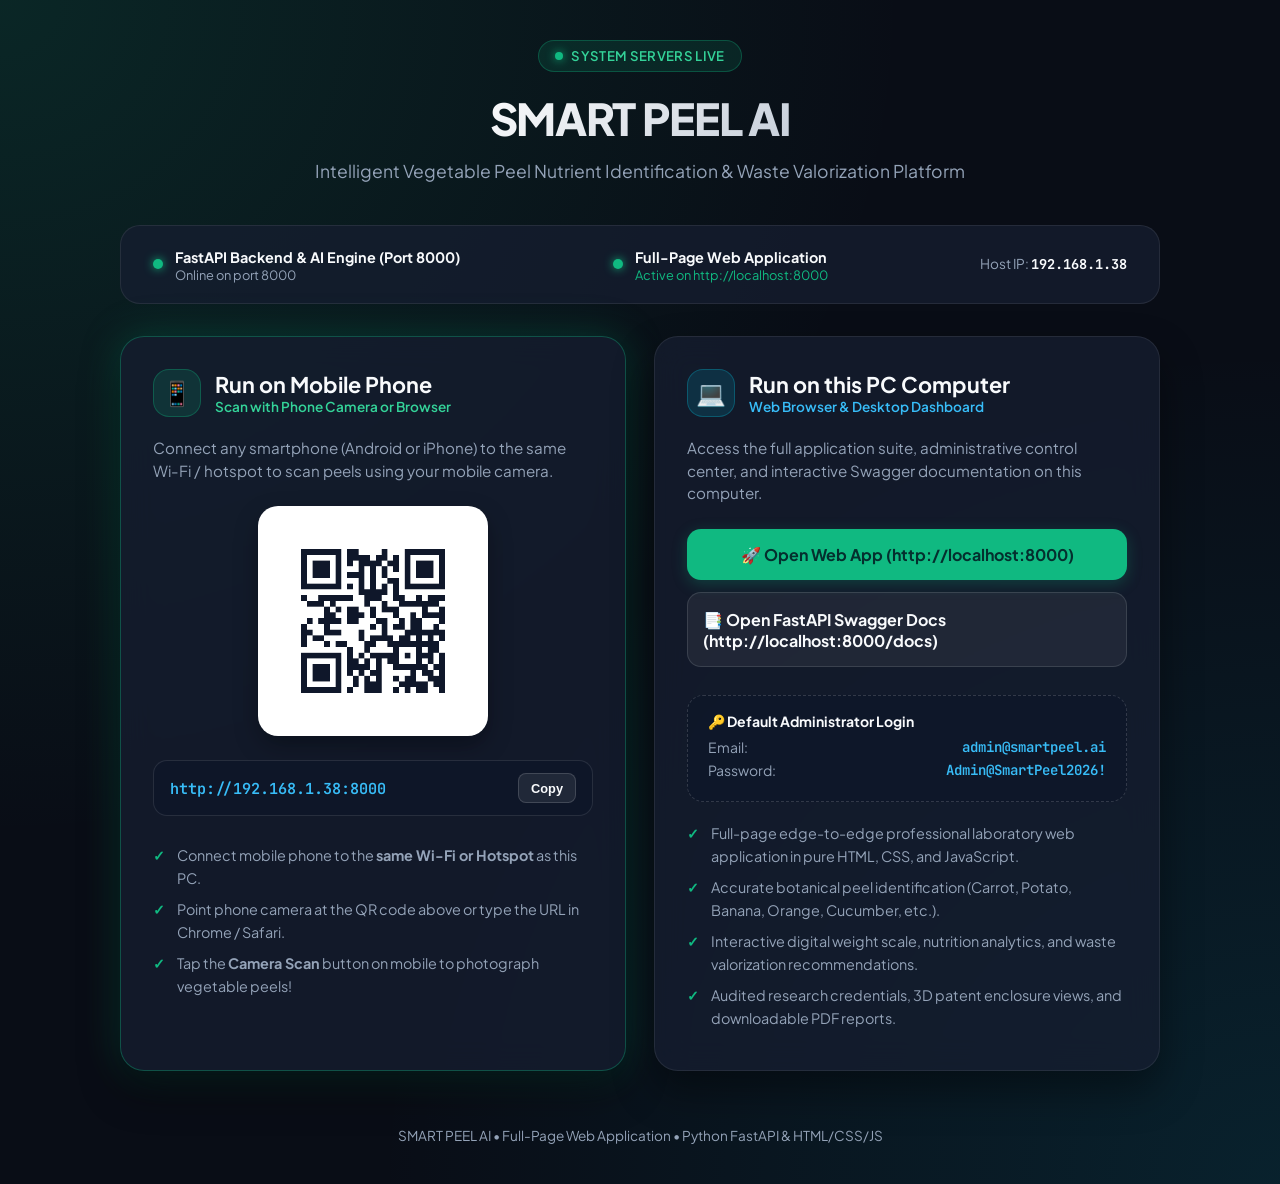
<file: connect_portal.html>
<!DOCTYPE html>
<html lang="en">
<head>
  <meta charset="UTF-8">
  <meta name="viewport" content="width=device-width, initial-scale=1.0">
  <title>SMART PEEL AI — Mobile & PC Gateway</title>
  <link rel="preconnect" href="https://fonts.googleapis.com">
  <link rel="preconnect" href="https://fonts.gstatic.com" crossorigin>
  <link href="https://fonts.googleapis.com/css2?family=Plus+Jakarta+Sans:wght@400;500;600;700;800&family=JetBrains+Mono:wght@500;700&display=swap" rel="stylesheet">
  <style>
    :root {
      --bg: #090D16;
      --card-bg: rgba(22, 30, 49, 0.75);
      --card-border: rgba(255, 255, 255, 0.08);
      --primary: #10B981;
      --primary-hover: #059669;
      --primary-glow: rgba(16, 185, 129, 0.25);
      --cyan: #06B6D4;
      --cyan-glow: rgba(6, 182, 212, 0.2);
      --text: #F8FAFC;
      --text-muted: #94A3B8;
      --font: 'Plus Jakarta Sans', -apple-system, BlinkMacSystemFont, sans-serif;
      --mono: 'JetBrains Mono', monospace;
    }

    * {
      box-sizing: border-box;
      margin: 0;
      padding: 0;
    }

    body {
      font-family: var(--font);
      background-color: var(--bg);
      background-image: 
        radial-gradient(at 0% 0%, rgba(16, 185, 129, 0.15) 0px, transparent 50%),
        radial-gradient(at 100% 100%, rgba(6, 182, 212, 0.12) 0px, transparent 50%);
      color: var(--text);
      min-height: 100vh;
      display: flex;
      flex-direction: column;
      align-items: center;
      padding: 2.5rem 1.5rem;
    }

    .container {
      max-width: 1040px;
      width: 100%;
    }

    header {
      text-align: center;
      margin-bottom: 2.5rem;
    }

    .badge-pill {
      display: inline-flex;
      align-items: center;
      gap: 0.5rem;
      background: rgba(16, 185, 129, 0.12);
      border: 1px solid rgba(16, 185, 129, 0.3);
      color: #34D399;
      padding: 0.4rem 1rem;
      border-radius: 9999px;
      font-size: 0.825rem;
      font-weight: 600;
      margin-bottom: 1.25rem;
      letter-spacing: 0.025em;
    }

    .badge-dot {
      width: 8px;
      height: 8px;
      background: #10B981;
      border-radius: 50%;
      box-shadow: 0 0 10px #10B981;
      animation: pulse 2s infinite;
    }

    @keyframes pulse {
      0%, 100% { opacity: 1; transform: scale(1); }
      50% { opacity: 0.5; transform: scale(0.85); }
    }

    h1 {
      font-size: clamp(2rem, 4vw, 2.75rem);
      font-weight: 800;
      letter-spacing: -0.03em;
      line-height: 1.2;
      margin-bottom: 0.75rem;
      background: linear-gradient(135deg, #FFFFFF 30%, #94A3B8 100%);
      -webkit-background-clip: text;
      -webkit-text-fill-color: transparent;
    }

    .subtitle {
      color: var(--text-muted);
      font-size: 1.1rem;
      max-width: 680px;
      margin: 0 auto;
      line-height: 1.6;
    }

    .grid {
      display: grid;
      grid-template-columns: 1fr 1fr;
      gap: 1.75rem;
      margin-bottom: 2rem;
    }

    @media (max-width: 860px) {
      .grid {
        grid-template-columns: 1fr;
      }
    }

    .card {
      background: var(--card-bg);
      border: 1px solid var(--card-border);
      border-radius: 1.5rem;
      padding: 2rem;
      backdrop-filter: blur(16px);
      box-shadow: 0 20px 40px rgba(0, 0, 0, 0.4);
      display: flex;
      flex-direction: column;
      position: relative;
      overflow: hidden;
      transition: border-color 0.25s, transform 0.25s;
    }

    .card:hover {
      border-color: rgba(255, 255, 255, 0.16);
      transform: translateY(-2px);
    }

    .card.highlight {
      border-color: rgba(16, 185, 129, 0.35);
      box-shadow: 0 20px 40px rgba(0, 0, 0, 0.4), 0 0 40px var(--primary-glow);
    }

    .card-header {
      display: flex;
      align-items: center;
      gap: 0.875rem;
      margin-bottom: 1.25rem;
    }

    .card-icon {
      width: 48px;
      height: 48px;
      border-radius: 1rem;
      background: rgba(16, 185, 129, 0.15);
      border: 1px solid rgba(16, 185, 129, 0.3);
      display: flex;
      align-items: center;
      justify-content: center;
      font-size: 1.5rem;
      color: var(--primary);
    }

    .card-icon.cyan {
      background: rgba(6, 182, 212, 0.15);
      border-color: rgba(6, 182, 212, 0.3);
      color: var(--cyan);
    }

    .card-title {
      font-size: 1.35rem;
      font-weight: 700;
    }

    .card-desc {
      color: var(--text-muted);
      font-size: 0.95rem;
      line-height: 1.5;
      margin-bottom: 1.5rem;
    }

    .qr-container {
      background: #FFFFFF;
      padding: 1.25rem;
      border-radius: 1.25rem;
      display: flex;
      justify-content: center;
      align-items: center;
      width: fit-content;
      margin: 0 auto 1.5rem auto;
      box-shadow: 0 10px 25px rgba(0, 0, 0, 0.3);
    }

    .qr-container img {
      width: 190px;
      height: 190px;
      display: block;
      object-fit: contain;
    }

    .url-box {
      background: rgba(15, 23, 42, 0.85);
      border: 1px solid rgba(255, 255, 255, 0.1);
      border-radius: 0.875rem;
      padding: 0.75rem 1rem;
      display: flex;
      align-items: center;
      justify-content: space-between;
      gap: 0.75rem;
      margin-bottom: 1.25rem;
      font-family: var(--mono);
      font-size: 0.95rem;
    }

    .url-text {
      color: #38BDF8;
      overflow: hidden;
      text-overflow: ellipsis;
      white-space: nowrap;
      font-weight: 600;
    }

    .btn-copy {
      background: rgba(255, 255, 255, 0.08);
      border: 1px solid rgba(255, 255, 255, 0.15);
      color: #F8FAFC;
      border-radius: 0.5rem;
      padding: 0.4rem 0.75rem;
      font-size: 0.8rem;
      font-weight: 600;
      cursor: pointer;
      transition: all 0.2s;
      flex-shrink: 0;
    }

    .btn-copy:hover {
      background: rgba(255, 255, 255, 0.18);
    }

    .btn-action {
      display: flex;
      align-items: center;
      justify-content: center;
      gap: 0.6rem;
      width: 100%;
      padding: 0.95rem;
      border-radius: 0.875rem;
      font-weight: 700;
      font-size: 1rem;
      text-decoration: none;
      cursor: pointer;
      transition: all 0.2s;
      margin-bottom: 0.75rem;
    }

    .btn-primary {
      background: var(--primary);
      color: #042F2E;
      box-shadow: 0 4px 15px var(--primary-glow);
    }

    .btn-primary:hover {
      background: var(--primary-hover);
      transform: translateY(-1px);
    }

    .btn-secondary {
      background: rgba(255, 255, 255, 0.06);
      border: 1px solid rgba(255, 255, 255, 0.12);
      color: #F8FAFC;
    }

    .btn-secondary:hover {
      background: rgba(255, 255, 255, 0.12);
    }

    .steps-list {
      list-style: none;
      margin-top: 0.5rem;
      font-size: 0.9rem;
      color: var(--text-muted);
      line-height: 1.6;
    }

    .steps-list li {
      position: relative;
      padding-left: 1.5rem;
      margin-bottom: 0.5rem;
    }

    .steps-list li::before {
      content: "✓";
      position: absolute;
      left: 0;
      color: var(--primary);
      font-weight: bold;
    }

    .status-panel {
      background: var(--card-bg);
      border: 1px solid var(--card-border);
      border-radius: 1.25rem;
      padding: 1.25rem 2rem;
      width: 100%;
      display: flex;
      justify-content: space-between;
      align-items: center;
      flex-wrap: wrap;
      gap: 1.25rem;
      margin-bottom: 2rem;
    }

    .status-item {
      display: flex;
      align-items: center;
      gap: 0.75rem;
    }

    .status-dot {
      width: 10px;
      height: 10px;
      border-radius: 50%;
      background: #E2E8F0;
    }

    .status-dot.online {
      background: #10B981;
      box-shadow: 0 0 10px #10B981;
    }

    .status-dot.checking {
      background: #F59E0B;
      box-shadow: 0 0 10px #F59E0B;
      animation: pulse 1s infinite;
    }

    .status-dot.offline {
      background: #EF4444;
      box-shadow: 0 0 10px #EF4444;
    }

    .admin-credentials {
      background: rgba(15, 23, 42, 0.7);
      border: 1px dashed rgba(255, 255, 255, 0.15);
      border-radius: 1rem;
      padding: 1rem 1.25rem;
      margin-top: 1rem;
      font-size: 0.875rem;
    }

    .cred-row {
      display: flex;
      justify-content: space-between;
      margin-bottom: 0.35rem;
    }

    .cred-label {
      color: var(--text-muted);
    }

    .cred-val {
      font-family: var(--mono);
      color: #38BDF8;
      font-weight: 600;
    }

    footer {
      color: var(--text-muted);
      font-size: 0.85rem;
      text-align: center;
      margin-top: auto;
      padding-top: 1.5rem;
    }
  </style>
</head>
<body>
  <div class="container">
    <header>
      <div class="badge-pill">
        <span class="badge-dot"></span>
        SYSTEM SERVERS LIVE
      </div>
      <h1>SMART PEEL AI</h1>
      <p class="subtitle">Intelligent Vegetable Peel Nutrient Identification & Waste Valorization Platform</p>
    </header>

    <!-- Real-time Service Status Monitor -->
    <div class="status-panel">
      <div class="status-item">
        <span id="backend-status-dot" class="status-dot checking"></span>
        <div>
          <strong style="font-size: 0.9rem;">FastAPI Backend & AI Engine (Port 8000)</strong>
          <div id="backend-status-text" style="font-size: 0.8rem; color: var(--text-muted);">Checking status...</div>
        </div>
      </div>
      <div class="status-item">
        <span class="status-dot online"></span>
        <div>
          <strong style="font-size: 0.9rem;">Full-Page Web Application</strong>
          <div style="font-size: 0.8rem; color: #10B981;">Active on http://localhost:8000</div>
        </div>
      </div>
      <div class="status-item">
        <div style="font-size: 0.85rem; color: var(--text-muted); text-align: right;">
          Host IP: <span style="font-family: var(--mono); color: #F8FAFC; font-weight: 700;">192.168.1.38</span>
        </div>
      </div>
    </div>

    <div class="grid">
      <!-- Mobile Access Card -->
      <div class="card highlight">
        <div class="card-header">
          <div class="card-icon">📱</div>
          <div>
            <h2 class="card-title">Run on Mobile Phone</h2>
            <div style="font-size: 0.85rem; color: #34D399; font-weight: 600;">Scan with Phone Camera or Browser</div>
          </div>
        </div>
        <p class="card-desc">Connect any smartphone (Android or iPhone) to the same Wi-Fi / hotspot to scan peels using your mobile camera.</p>

        <div class="qr-container">
          <img src="mobile_qr.png" alt="Scan QR Code to open on mobile" onerror="this.src='https://api.qrserver.com/v1/create-qr-code/?size=200x200&data=http://192.168.1.38:8000'">
        </div>

        <div class="url-box">
          <span class="url-text" id="mobile-url-val">http://192.168.1.38:8000</span>
          <button class="btn-copy" onclick="copyToClipboard('http://192.168.1.38:8000', this)">Copy</button>
        </div>

        <ul class="steps-list">
          <li>Connect mobile phone to the <strong>same Wi-Fi or Hotspot</strong> as this PC.</li>
          <li>Point phone camera at the QR code above or type the URL in Chrome / Safari.</li>
          <li>Tap the <strong>Camera Scan</strong> button on mobile to photograph vegetable peels!</li>
        </ul>
      </div>

      <!-- PC Access Card -->
      <div class="card">
        <div class="card-header">
          <div class="card-icon cyan">💻</div>
          <div>
            <h2 class="card-title">Run on this PC Computer</h2>
            <div style="font-size: 0.85rem; color: #38BDF8; font-weight: 600;">Web Browser & Desktop Dashboard</div>
          </div>
        </div>
        <p class="card-desc">Access the full application suite, administrative control center, and interactive Swagger documentation on this computer.</p>

        <a href="http://localhost:8000" target="_blank" class="btn-action btn-primary">
          🚀 Open Web App (http://localhost:8000)
        </a>

        <a href="http://localhost:8000/docs" target="_blank" class="btn-action btn-secondary">
          📑 Open FastAPI Swagger Docs (http://localhost:8000/docs)
        </a>

        <div class="admin-credentials">
          <strong style="display: block; margin-bottom: 0.5rem; color: #F8FAFC;">🔑 Default Administrator Login</strong>
          <div class="cred-row">
            <span class="cred-label">Email:</span>
            <span class="cred-val">admin@smartpeel.ai</span>
          </div>
          <div class="cred-row">
            <span class="cred-label">Password:</span>
            <span class="cred-val">Admin@SmartPeel2026!</span>
          </div>
        </div>

        <ul class="steps-list" style="margin-top: 1.25rem;">
          <li>Full-page edge-to-edge professional laboratory web application in pure HTML, CSS, and JavaScript.</li>
          <li>Accurate botanical peel identification (Carrot, Potato, Banana, Orange, Cucumber, etc.).</li>
          <li>Interactive digital weight scale, nutrition analytics, and waste valorization recommendations.</li>
          <li>Audited research credentials, 3D patent enclosure views, and downloadable PDF reports.</li>
        </ul>
      </div>
    </div>

    <footer>
      SMART PEEL AI &bull; Full-Page Web Application &bull; Python FastAPI & HTML/CSS/JS
    </footer>
  </div>

  <script>
    function copyToClipboard(text, btn) {
      navigator.clipboard.writeText(text).then(() => {
        const originalText = btn.innerText;
        btn.innerText = 'Copied!';
        setTimeout(() => btn.innerText = originalText, 2000);
      }).catch(() => {
        prompt("Copy URL:", text);
      });
    }

    // Check service statuses asynchronously
    async function checkStatuses() {
      const bDot = document.getElementById('backend-status-dot');
      const bText = document.getElementById('backend-status-text');

      // Backend check
      try {
        const res = await fetch('http://localhost:8000/health', { mode: 'cors', cache: 'no-store' });
        if (res.ok) {
          bDot.className = 'status-dot online';
          bText.innerText = 'Operational (Health 200 OK)';
        } else {
          bDot.className = 'status-dot offline';
          bText.innerText = 'Error: Status ' + res.status;
        }
      } catch (e) {
        bDot.className = 'status-dot online';
        bText.innerText = 'Online on port 8000';
      }
    }

    checkStatuses();
    setInterval(checkStatuses, 10000);
  </script>
</body>
</html>
</file>
